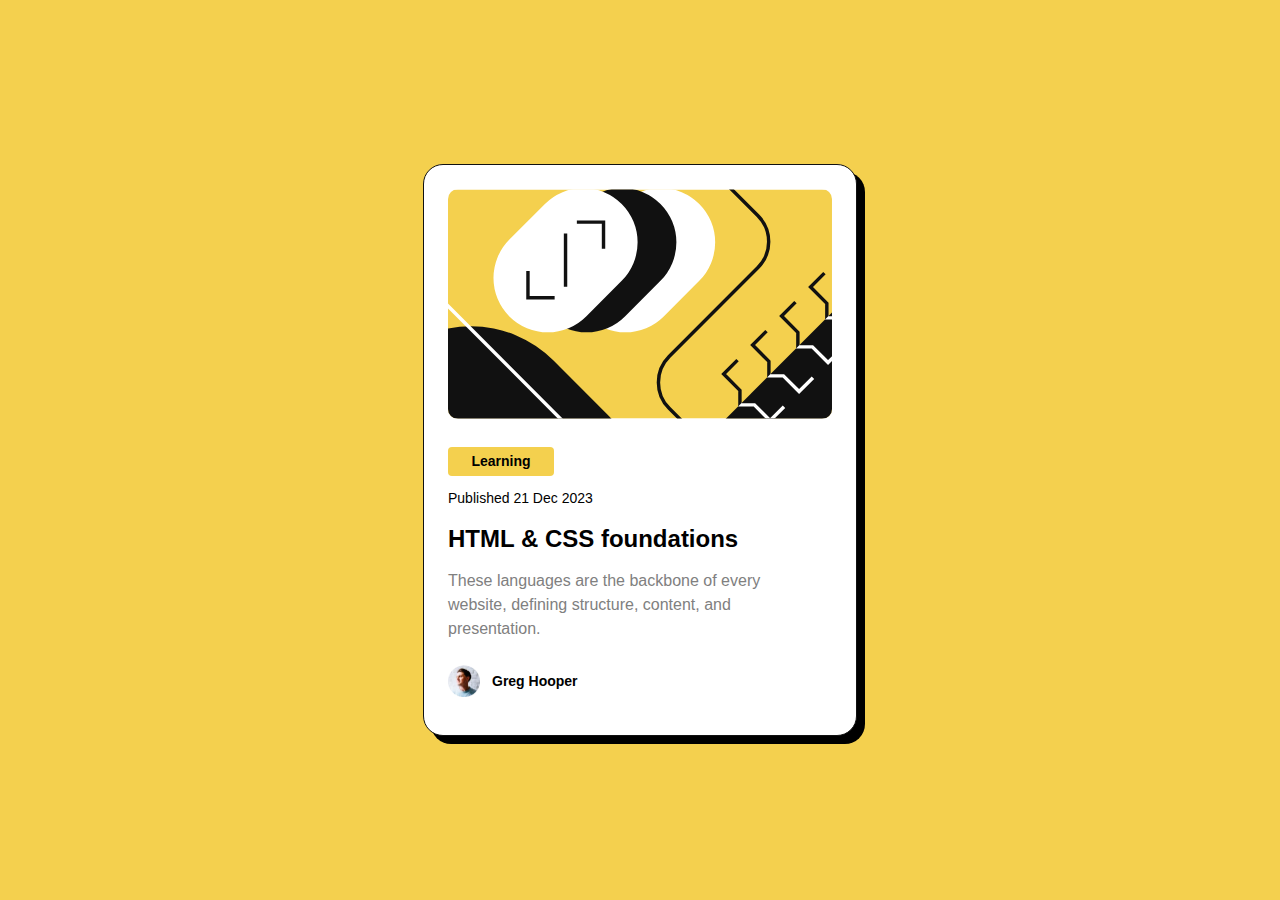
<file: blog-preview-card/index.html>
<!DOCTYPE html>
<html lang="en">
<head>
  <meta charset="UTF-8">
  <meta name="viewport" content="width=device-width, initial-scale=1.0"> <!-- displays site properly based on user's device -->
  <link rel="stylesheet" href="style.css">
  <link rel="icon" type="image/png" sizes="32x32" href="./assets/images/favicon-32x32.png">
  <title>Frontend Mentor | Blog preview card</title>
</head>
<body>
  <div class="card">
    <img src="assets/images/illustration-article.svg" alt="Illustration">
    <div class="category">Learning</div>
    <div class="date">Published 21 Dec 2023</div>
    <div class="title">HTML & CSS foundations</div>
    <div class="description">These languages are the backbone of every website, defining structure, content, and presentation.</div>
    <div class="author">
      <img src="assets/images/image-avatar.webp" alt="Avatar">
      <div>Greg Hooper</div>
    </div>
  </div>
</body>
</html>
</file>
<file: blog-preview-card/style.css>
:root {
    --main-color: hsl(47, 88%, 63%);
    --white: hsl(0, 0%, 100%);
    --grey: hsl(0, 0%, 50%);
    --black: hsl(0, 0%, 7%);
    --font-family: "Figtree", sans-serif;
}

body {
    background: var(--main-color);
    font-family: var(--font-family);
    font-size: 16px;

    margin: 0;
    padding: 0;
    display: flex;
    justify-content: center;
    align-items: center;
    height: 100vh;
}

.card {
    background: var(--white);
    border: 1px solid #111;
    border-radius: 20px;
    padding: 24px;
    width: 384px;
    height: 522px;
    box-shadow: 8px 8px 0 0 #000;
}

@media screen and (max-width: 480px) {
    .card {
        margin: 30px;
    }
}

.card:hover {
    box-shadow: 16px 16px 0 0 #000;
    transform: translate(-8px, -8px);
    transition: all 0.1s ease-out .15s;
}

.card > img {
    width: 100%;
    border-radius: 10px;
}

.category {
    font-size: 14px;
    font-weight: 800;
    text-align: center;
    align-items: center;
    padding: 4px 12px;
    margin: 24px 0 12px 0;
    border-radius: 4px;
    width: 82px;
    background: var(--main-color);
    line-height: 150%;
}

.date {
    font-size: 14px;
    font-weight: 500;
    margin-top: 2px;
    line-height: 150%;
}

.title {
    font-size: 24px;
    font-weight: 800;
    line-height: 150%;
    margin-top: 12px;
}

.title:hover {
    font-size: 24px;
    font-weight: 800;
    line-height: 150%;
    margin-top: 12px;
    color: var(--main-color);
    cursor: pointer;
    transition: 0.1s ease-in-out;
}

.description {
    font-weight: 500;
    line-height: 150%;
    color: var(--grey);
    margin-top: 12px;
    padding-right: 24px;
}

.author {
    display: flex;
    align-items: center;
    margin-top: 24px;
    font-weight: 800;
    font-size: 14px;
}

.author > img {
    width: 32px;
    height: 32px;
    margin-right: 12px;
}
</file>
